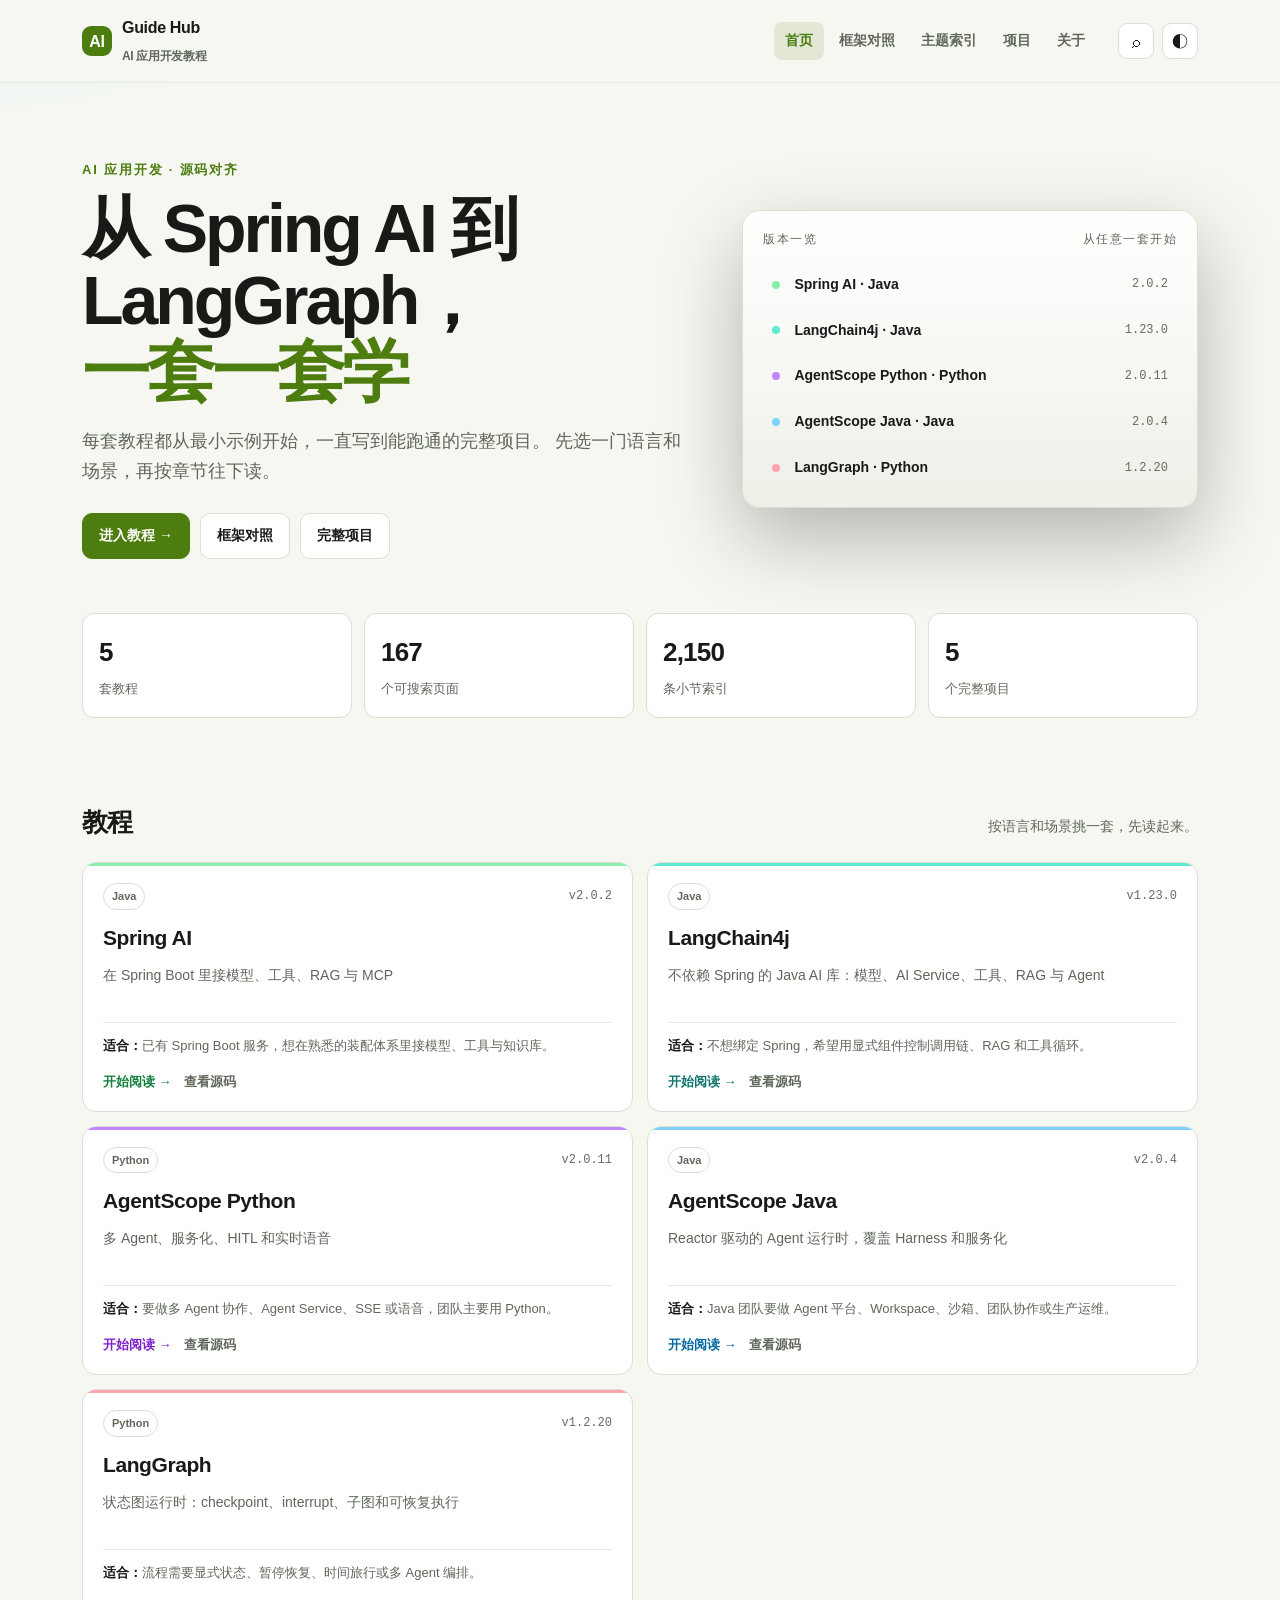
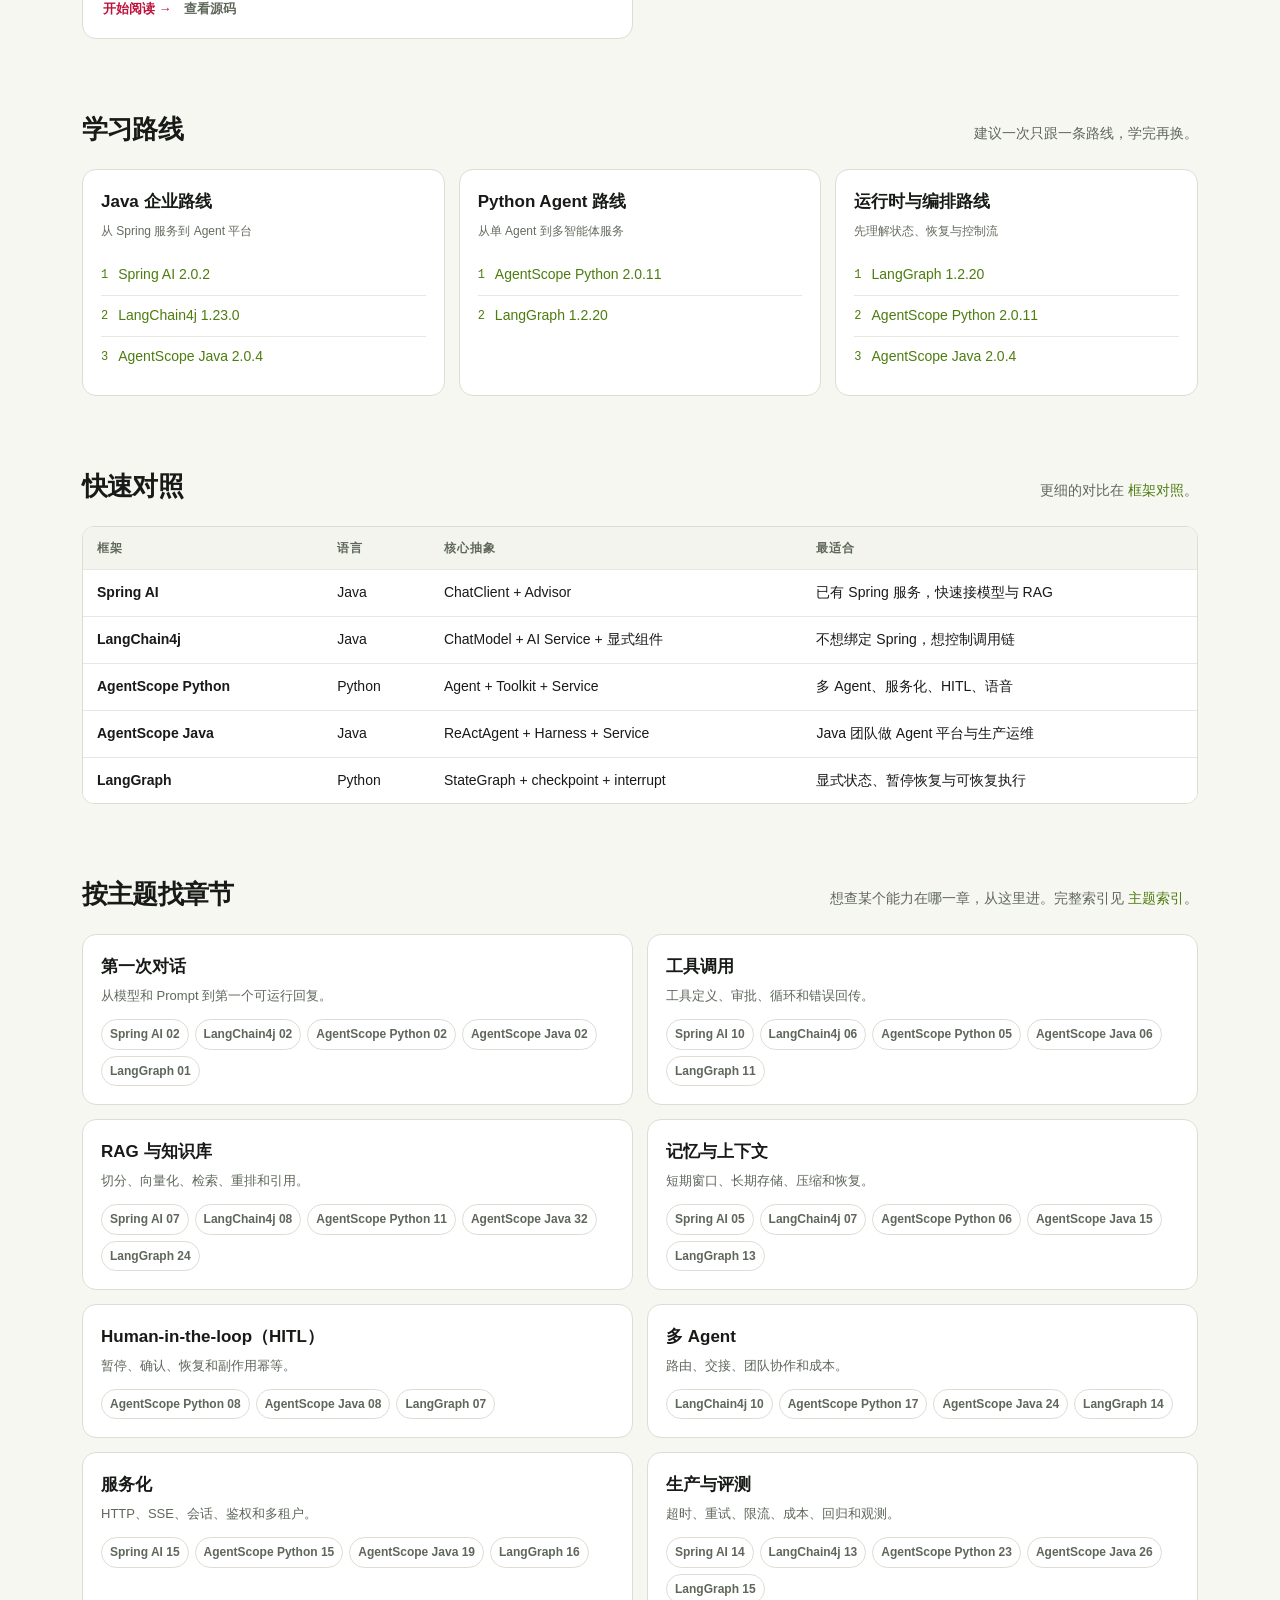
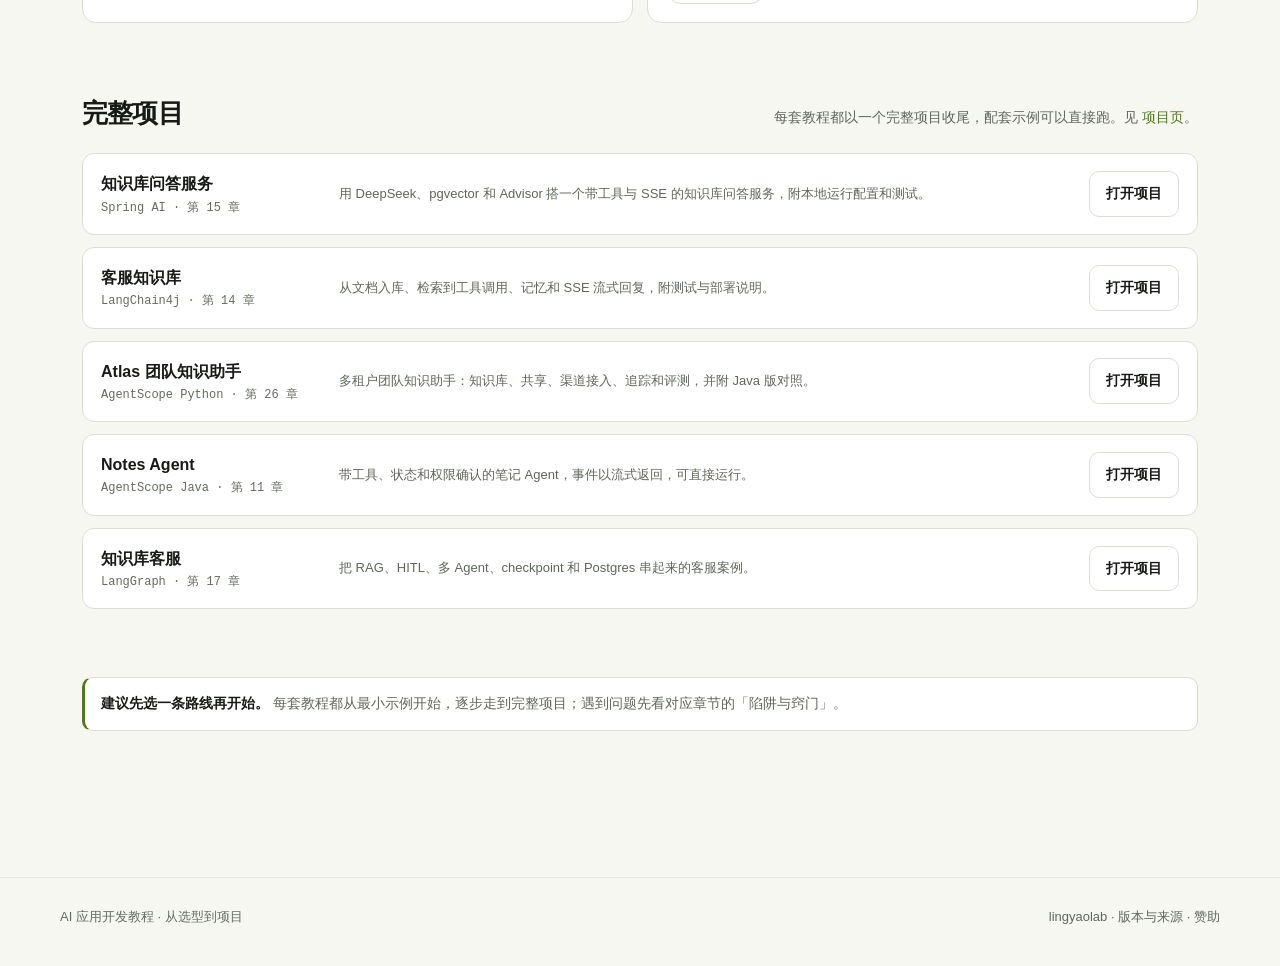
<file: index.html>
<!doctype html>
<html lang="zh-CN">
  <head>
    <meta charset="utf-8" />
    <meta name="viewport" content="width=device-width, initial-scale=1" />
    <meta name="robots" content="noindex" />
    <title>AI Guide Hub</title>
    <meta http-equiv="refresh" content="0; url=hub/index.html" />
    <link rel="icon" type="image/svg+xml" href="hub/assets/favicon.svg" />
    <script>location.replace("hub/index.html");</script>
  </head>
  <body>
    <p><a href="hub/index.html">进入 AI Guide Hub</a></p>
  </body>
</html>
</file>
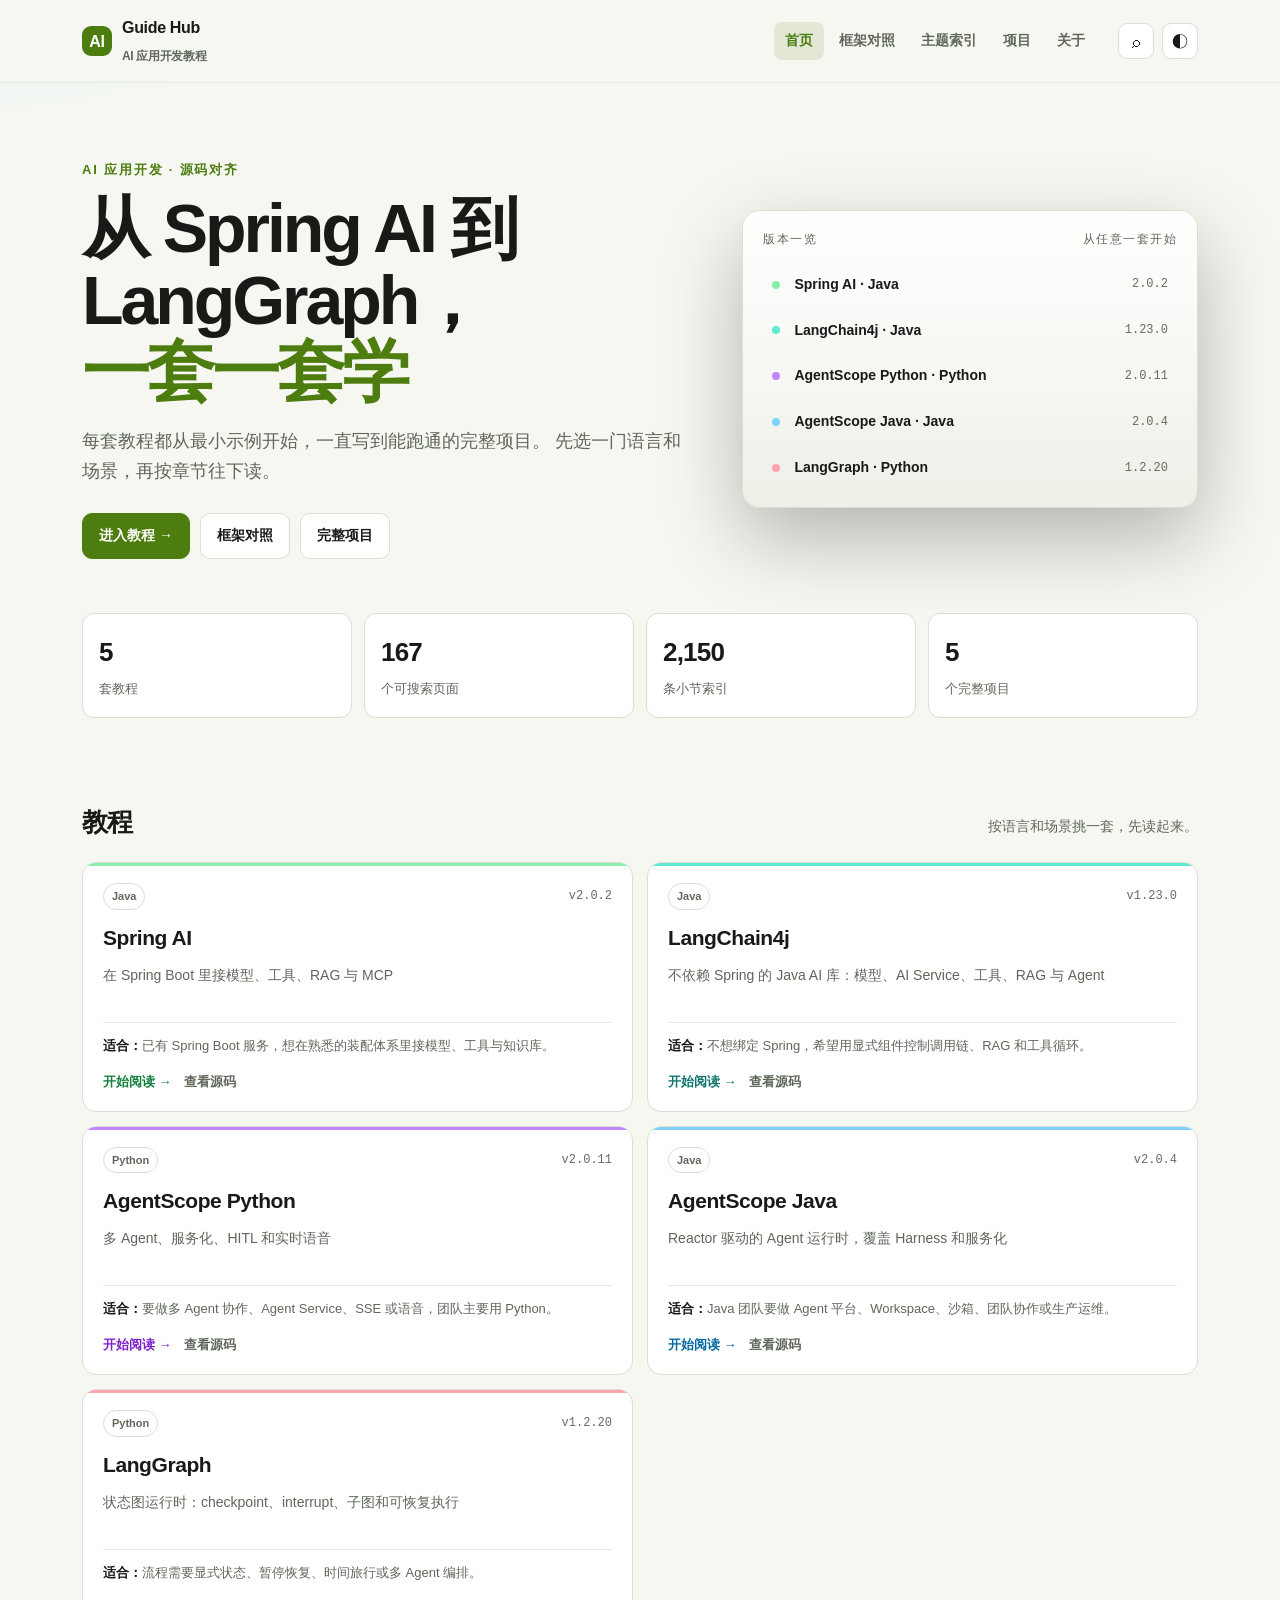
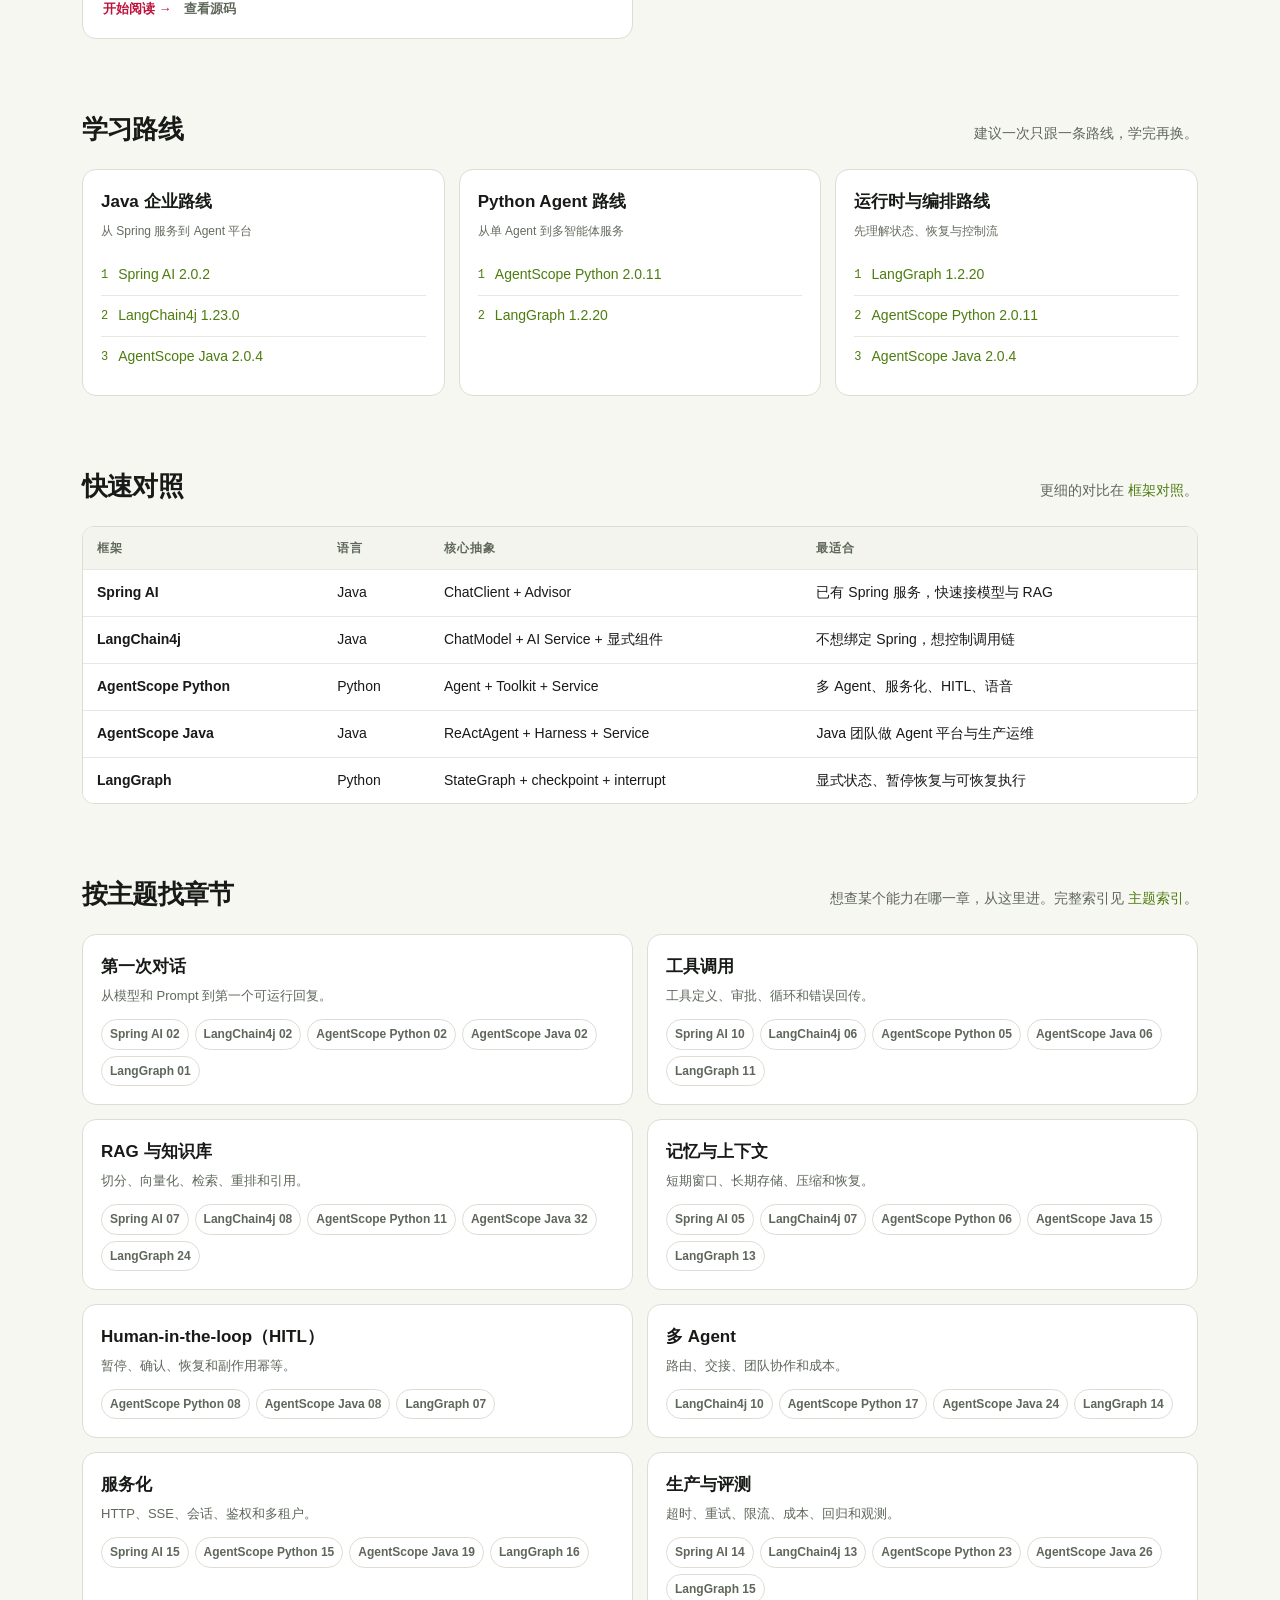
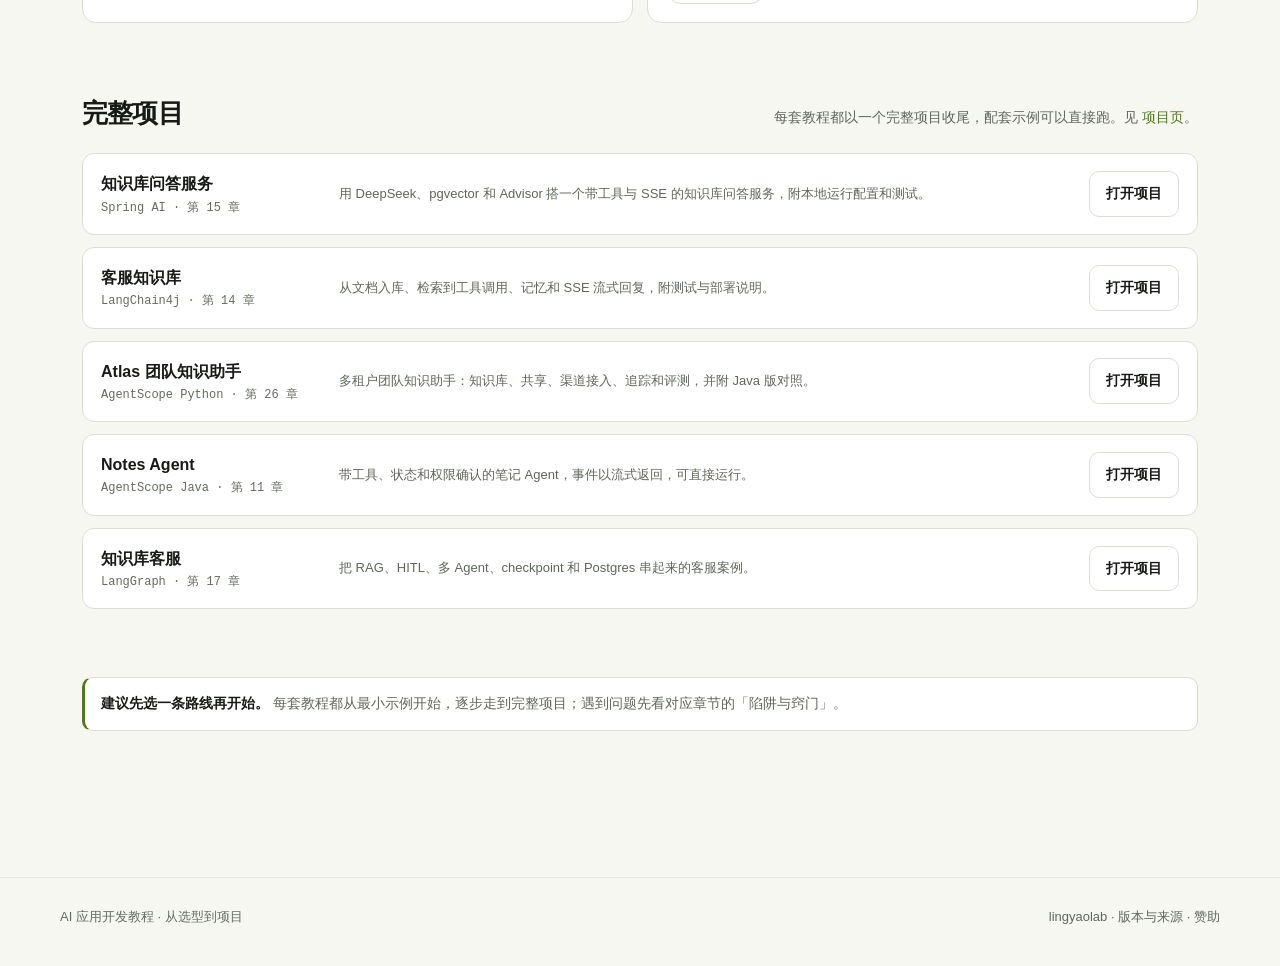
<file: hub/index.html>
<!doctype html>
<html lang="zh-CN" data-theme="light">
  <head>
    <meta charset="utf-8" />
    <meta name="viewport" content="width=device-width, initial-scale=1" />
    <script>
      /* theme-boot */
      (function () {
        try {
          var saved = localStorage.getItem("hub-theme-v2");
          if (saved === "dark" || saved === "light") document.documentElement.setAttribute("data-theme", saved);
        } catch (e) {}
      })();
    </script>
    <meta name="description" content="Spring AI、LangChain4j、AgentScope Python/Java、LangGraph 的完整教程：从最小示例讲到完整项目，附源码出处与可运行示例。" />
    <meta property="og:type" content="website" />
    <meta property="og:locale" content="zh_CN" />
    <meta property="og:site_name" content="AI Guide Hub" />
    <meta property="og:title" content="AI 应用开发教程 · AI Guide Hub" />
    <meta property="og:description" content="Spring AI、LangChain4j、AgentScope Python/Java、LangGraph 的完整教程：从最小示例讲到完整项目，附源码出处与可运行示例。" />
    <title>AI 应用开发教程 · AI Guide Hub</title>
    <link rel="icon" type="image/svg+xml" href="assets/favicon.svg" />
    <link rel="stylesheet" href="assets/hub.css" />
  </head>
  <body data-page="home">
    <a class="skip-link" href="#main">跳到正文</a>
    <header class="site-header">
      <div class="header-inner">
        <a class="brand" href="index.html">
          <span class="brand-mark">AI</span>
          <span>Guide Hub<br /><small>AI 应用开发教程</small></span>
        </a>
        <nav class="nav" id="site-nav" aria-label="主导航">
          <a data-nav="home" href="index.html">首页</a>
          <a data-nav="compare" href="compare.html">框架对照</a>
          <a data-nav="topics" href="topics.html">主题索引</a>
          <a data-nav="projects" href="projects.html">项目</a>
          <a data-nav="about" href="about.html">关于</a>
        </nav>
        <div class="header-tools">
          <button class="icon-btn" id="search-open" type="button" aria-label="搜索" title="搜索（/）">⌕</button>
          <button class="icon-btn" id="theme-toggle" type="button" aria-label="切换主题" title="切换主题">◐</button>
          <button class="icon-btn menu-btn" id="menu-toggle" type="button" aria-label="菜单" aria-controls="site-nav" aria-expanded="false">☰</button>
        </div>
      </div>
    </header>
    <main id="main">
      <section class="hero">
        <div>
          <div class="eyebrow">AI 应用开发 · 源码对齐</div>
          <h1>从 Spring AI 到 LangGraph，<br /><span>一套一套学</span></h1>
          <p>
            每套教程都从最小示例开始，一直写到能跑通的完整项目。
            先选一门语言和场景，再按章节往下读。
          </p>
          <div class="hero-actions">
            <a class="btn primary" href="#guides">进入教程 →</a>
            <a class="btn" href="compare.html">框架对照</a>
            <a class="btn" href="projects.html">完整项目</a>
          </div>
        </div>
        <aside class="matrix" aria-label="版本矩阵">
          <div class="matrix-head"><span>版本一览</span><span>从任意一套开始</span></div>
          <div id="matrix-rows"></div>
        </aside>
      </section>

      <section class="stats" aria-label="站点统计">
        <div class="stat"><b data-stat="guides">—</b><span>套教程</span></div>
        <div class="stat"><b data-stat="pages">—</b><span>个可搜索页面</span></div>
        <div class="stat"><b data-stat="sections">—</b><span>条小节索引</span></div>
        <div class="stat"><b data-stat="projects">—</b><span>个完整项目</span></div>
      </section>

      <noscript>
        <div class="callout noscript">
          <b>浏览器未启用 JavaScript。</b>
          教程入口仍可直接打开：
          <a href="/spring-ai/">Spring AI</a> ·
          <a href="/langchain4j/">LangChain4j</a> ·
          <a href="/agentscope-py/">AgentScope Python</a> ·
          <a href="/agentscope-java/">AgentScope Java</a> ·
          <a href="/langgraph/">LangGraph</a>
        </div>
      </noscript>

      <section class="section" id="guides">
        <div class="section-head">
          <h2>教程</h2>
          <p>按语言和场景挑一套，先读起来。</p>
        </div>
        <div class="guide-grid" id="guide-grid"></div>
      </section>

      <section class="section" id="paths">
        <div class="section-head">
          <h2>学习路线</h2>
          <p>建议一次只跟一条路线，学完再换。</p>
        </div>
        <div class="path-grid" id="path-grid"></div>
      </section>

      <section class="section" id="quick-compare">
        <div class="section-head">
          <h2>快速对照</h2>
          <p>更细的对比在 <a href="compare.html">框架对照</a>。</p>
        </div>
        <div class="table-wrap">
          <table>
            <thead><tr><th>框架</th><th>语言</th><th>核心抽象</th><th>最适合</th></tr></thead>
            <tbody>
              <tr><td><b>Spring AI</b></td><td>Java</td><td>ChatClient + Advisor</td><td>已有 Spring 服务，快速接模型与 RAG</td></tr>
              <tr><td><b>LangChain4j</b></td><td>Java</td><td>ChatModel + AI Service + 显式组件</td><td>不想绑定 Spring，想控制调用链</td></tr>
              <tr><td><b>AgentScope Python</b></td><td>Python</td><td>Agent + Toolkit + Service</td><td>多 Agent、服务化、HITL、语音</td></tr>
              <tr><td><b>AgentScope Java</b></td><td>Java</td><td>ReActAgent + Harness + Service</td><td>Java 团队做 Agent 平台与生产运维</td></tr>
              <tr><td><b>LangGraph</b></td><td>Python</td><td>StateGraph + checkpoint + interrupt</td><td>显式状态、暂停恢复与可恢复执行</td></tr>
            </tbody>
          </table>
        </div>
      </section>

      <section class="section" id="topics">
        <div class="section-head">
          <h2>按主题找章节</h2>
          <p>想查某个能力在哪一章，从这里进。完整索引见 <a href="topics.html">主题索引</a>。</p>
        </div>
        <div class="topic-grid" id="topic-grid"></div>
      </section>

      <section class="section" id="projects">
        <div class="section-head">
          <h2>完整项目</h2>
          <p>每套教程都以一个完整项目收尾，配套示例可以直接跑。见 <a href="projects.html">项目页</a>。</p>
        </div>
        <div class="project-list" id="project-list"></div>
      </section>

      <section class="section">
        <div class="callout">
          <b>建议先选一条路线再开始。</b>
          每套教程都从最小示例开始，逐步走到完整项目；遇到问题先看对应章节的「陷阱与窍门」。
        </div>
      </section>

    </main>
    <footer class="site-footer">
      <div class="footer-inner">
        <span>AI 应用开发教程 · 从选型到项目</span>
        <span>
          <a href="https://github.com/lingyaolab">lingyaolab</a> ·
          <a href="about.html">版本与来源</a> ·
          <a href="about.html#sponsor">赞助</a>
        </span>
      </div>
    </footer>
    <div class="search-wrap" id="search-wrap" aria-hidden="true">
      <div class="search-box" role="dialog" aria-modal="true" aria-label="跨站搜索">
        <input id="search-input" type="search" placeholder="搜索章节、概念或框架，例如 checkpoint / HITL / RAG" aria-label="搜索章节、概念或框架" aria-controls="search-results" autocomplete="off" />
        <div class="search-results" id="search-results"></div>
        <div style="display:flex;justify-content:space-between;gap:10px;margin-top:8px;color:var(--faint);font-size:12px">
          <span>Enter 打开第一个结果 · Esc 关闭</span>
          <button class="icon-btn" id="search-close" type="button" aria-label="关闭搜索">×</button>
        </div>
      </div>
    </div>
    <script src="assets/data.js"></script>
    <script src="assets/search-index.js"></script>
    <script src="assets/hub.js"></script>
  </body>
</html>
</file>
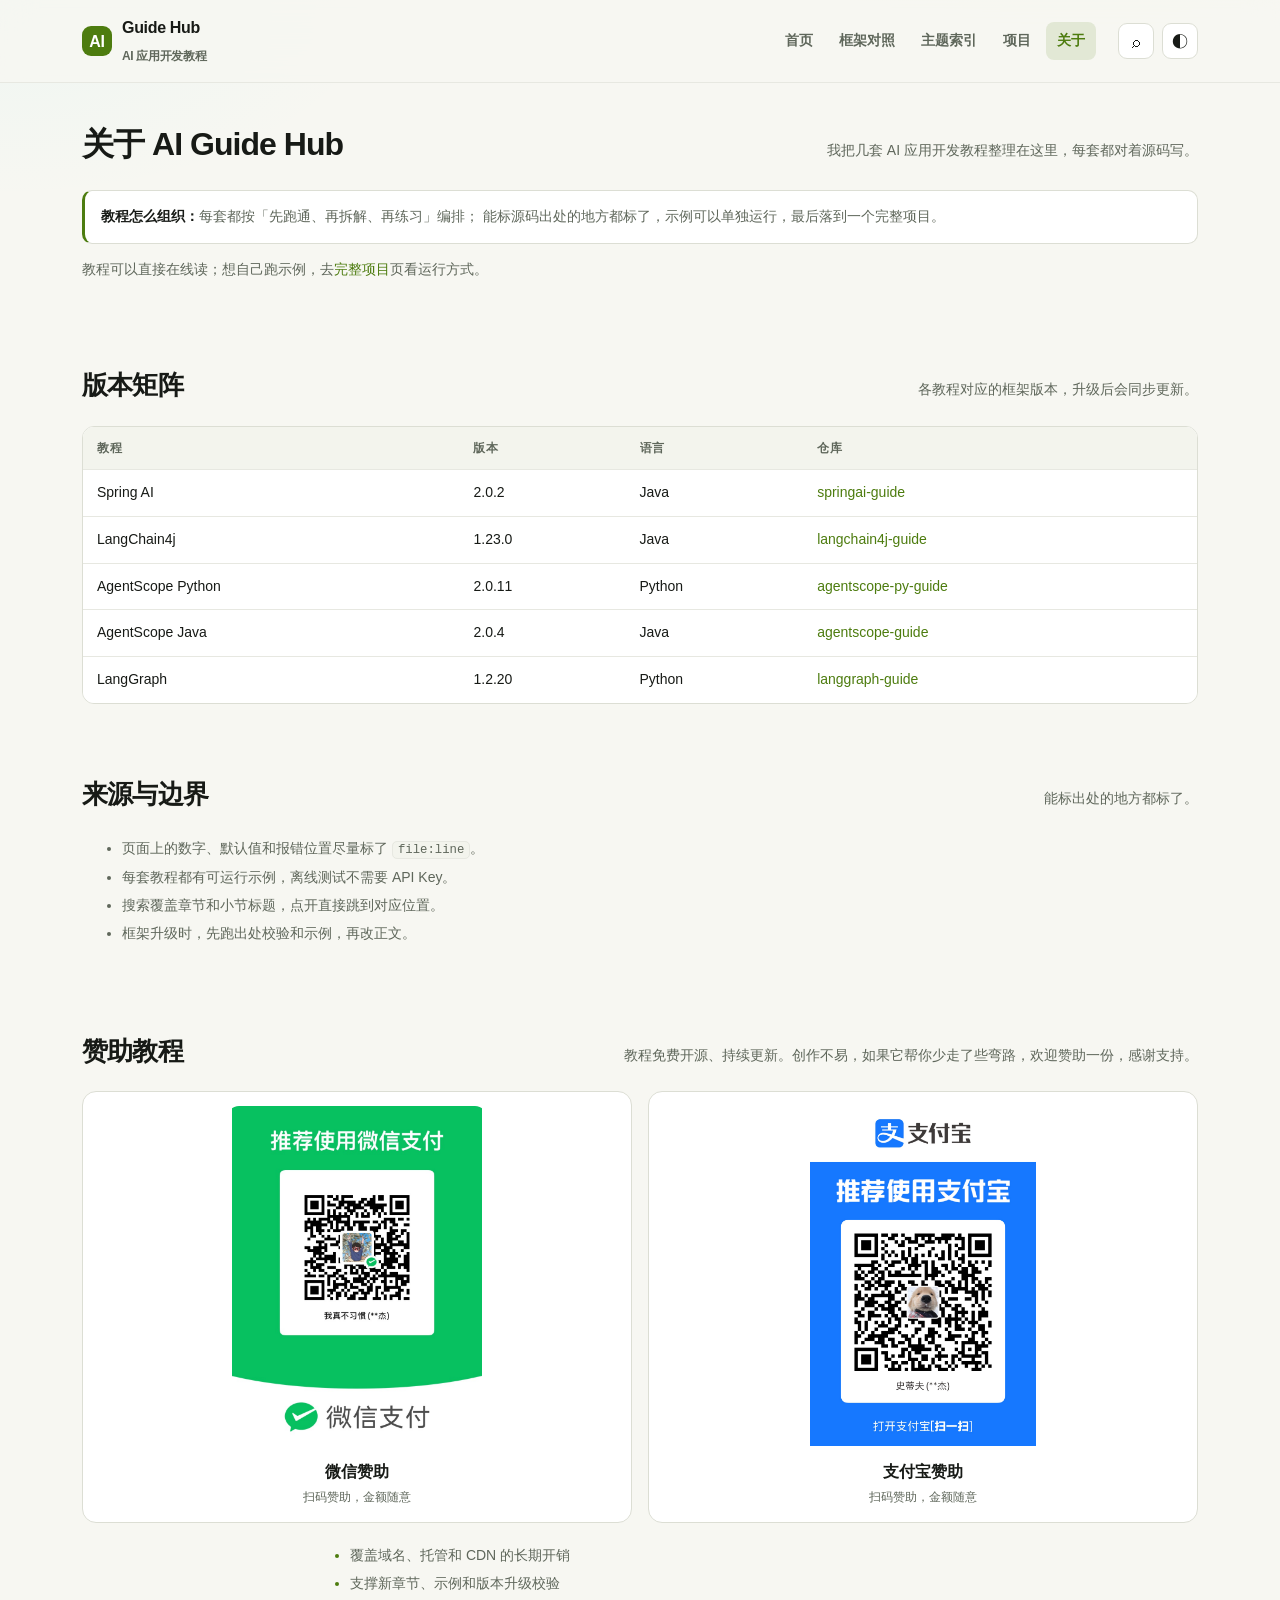
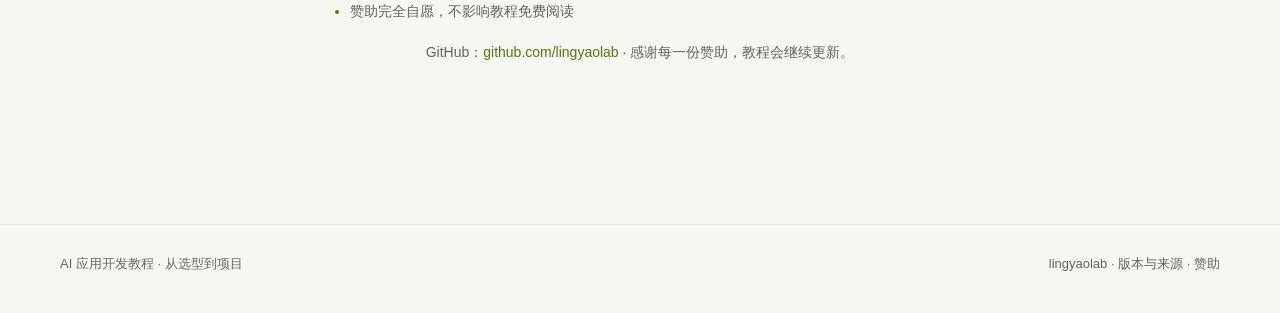
<file: hub/about.html>
<!doctype html>
<html lang="zh-CN" data-theme="light">
  <head>
    <meta charset="utf-8" />
    <meta name="viewport" content="width=device-width, initial-scale=1" />
    <script>
      /* theme-boot */
      (function () {
        try {
          var saved = localStorage.getItem("hub-theme-v2");
          if (saved === "dark" || saved === "light") document.documentElement.setAttribute("data-theme", saved);
        } catch (e) {}
      })();
    </script>
    <meta name="description" content="AI Guide Hub 的教程范围、版本矩阵、源码对齐原则和阅读方式。" />
    <meta property="og:type" content="website" />
    <meta property="og:locale" content="zh_CN" />
    <meta property="og:site_name" content="AI Guide Hub" />
    <meta property="og:title" content="关于：版本、来源与阅读方式 · AI Guide Hub" />
    <meta property="og:description" content="AI Guide Hub 的教程范围、版本矩阵、源码对齐原则和阅读方式。" />
    <title>关于：版本、来源与阅读方式 · AI Guide Hub</title>
    <link rel="icon" type="image/svg+xml" href="assets/favicon.svg" />
    <link rel="stylesheet" href="assets/hub.css" />
  </head>
  <body data-page="about">
    <a class="skip-link" href="#main">跳到正文</a>
    <header class="site-header">
      <div class="header-inner">
        <a class="brand" href="index.html">
          <span class="brand-mark">AI</span>
          <span>Guide Hub<br /><small>AI 应用开发教程</small></span>
        </a>
        <nav class="nav" id="site-nav" aria-label="主导航">
          <a data-nav="home" href="index.html">首页</a>
          <a data-nav="compare" href="compare.html">框架对照</a>
          <a data-nav="topics" href="topics.html">主题索引</a>
          <a data-nav="projects" href="projects.html">项目</a>
          <a data-nav="about" href="about.html">关于</a>
        </nav>
        <div class="header-tools">
          <button class="icon-btn" id="search-open" type="button" aria-label="搜索" title="搜索（/）">⌕</button>
          <button class="icon-btn" id="theme-toggle" type="button" aria-label="切换主题" title="切换主题">◐</button>
          <button class="icon-btn menu-btn" id="menu-toggle" type="button" aria-label="菜单" aria-controls="site-nav" aria-expanded="false">☰</button>
        </div>
      </div>
    </header>
    <main id="main">
      <section class="section">
        <div class="section-head"><h1>关于 AI Guide Hub</h1><p>我把几套 AI 应用开发教程整理在这里，每套都对着源码写。</p></div>
        <div class="callout">
          <b>教程怎么组织：</b>每套都按「先跑通、再拆解、再练习」编排；
          能标源码出处的地方都标了，示例可以单独运行，最后落到一个完整项目。
        </div>
        <p style="color:var(--muted);font-size:14px;margin-top:14px">
          教程可以直接在线读；想自己跑示例，去<a href="projects.html">完整项目</a>页看运行方式。
        </p>
      </section>

      <section class="section">
        <div class="section-head"><h2>版本矩阵</h2><p>各教程对应的框架版本，升级后会同步更新。</p></div>
        <div class="table-wrap">
          <table>
            <thead><tr><th>教程</th><th>版本</th><th>语言</th><th>仓库</th></tr></thead>
            <tbody>
              <tr><td>Spring AI</td><td>2.0.2</td><td>Java</td><td><a href="https://github.com/lingyaolab/springai-guide">springai-guide</a></td></tr>
              <tr><td>LangChain4j</td><td>1.23.0</td><td>Java</td><td><a href="https://github.com/lingyaolab/langchain4j-guide">langchain4j-guide</a></td></tr>
              <tr><td>AgentScope Python</td><td>2.0.11</td><td>Python</td><td><a href="https://github.com/lingyaolab/agentscope-py-guide">agentscope-py-guide</a></td></tr>
              <tr><td>AgentScope Java</td><td>2.0.4</td><td>Java</td><td><a href="https://github.com/lingyaolab/agentscope-guide">agentscope-guide</a></td></tr>
              <tr><td>LangGraph</td><td>1.2.20</td><td>Python</td><td><a href="https://github.com/lingyaolab/langgraph-guide">langgraph-guide</a></td></tr>
            </tbody>
          </table>
        </div>
      </section>

      <section class="section">
        <div class="section-head"><h2>来源与边界</h2><p>能标出处的地方都标了。</p></div>
        <ul style="color:var(--muted);font-size:14px;line-height:2">
          <li>页面上的数字、默认值和报错位置尽量标了 <code>file:line</code>。</li>
          <li>每套教程都有可运行示例，离线测试不需要 API Key。</li>
          <li>搜索覆盖章节和小节标题，点开直接跳到对应位置。</li>
          <li>框架升级时，先跑出处校验和示例，再改正文。</li>
        </ul>
      </section>

      <section class="section" id="sponsor">
        <div class="section-head">
          <h2>赞助教程</h2>
          <p>教程免费开源、持续更新。创作不易，如果它帮你少走了些弯路，欢迎赞助一份，感谢支持。</p>
        </div>
        <div class="support-grid">
          <article class="support-card">
            <img src="assets/support-wechat.jpg" alt="微信赞助码" />
            <h3>微信赞助</h3>
            <p>扫码赞助，金额随意</p>
          </article>
          <article class="support-card">
            <img src="assets/support-alipay.jpg" alt="支付宝赞助码" />
            <h3>支付宝赞助</h3>
            <p>扫码赞助，金额随意</p>
          </article>
        </div>
        <ul class="sponsor-use">
          <li>覆盖域名、托管和 CDN 的长期开销</li>
          <li>支撑新章节、示例和版本升级校验</li>
          <li>赞助完全自愿，不影响教程免费阅读</li>
        </ul>
        <p class="support-note">
          GitHub：<a href="https://github.com/lingyaolab">github.com/lingyaolab</a>
          · 感谢每一份赞助，教程会继续更新。
        </p>
      </section>

    </main>
    <footer class="site-footer">
      <div class="footer-inner">
        <span>AI 应用开发教程 · 从选型到项目</span>
        <span>
          <a href="https://github.com/lingyaolab">lingyaolab</a> ·
          <a href="about.html">版本与来源</a> ·
          <a href="about.html#sponsor">赞助</a>
        </span>
      </div>
    </footer>
    <div class="search-wrap" id="search-wrap" aria-hidden="true">
      <div class="search-box" role="dialog" aria-modal="true" aria-label="跨站搜索">
        <input id="search-input" type="search" placeholder="搜索章节、概念或框架，例如 checkpoint / HITL / RAG" aria-label="搜索章节、概念或框架" aria-controls="search-results" autocomplete="off" />
        <div class="search-results" id="search-results"></div>
        <div style="display:flex;justify-content:space-between;gap:10px;margin-top:8px;color:var(--faint);font-size:12px">
          <span>Enter 打开第一个结果 · Esc 关闭</span>
          <button class="icon-btn" id="search-close" type="button" aria-label="关闭搜索">×</button>
        </div>
      </div>
    </div>
    <script src="assets/data.js"></script>
    <script src="assets/search-index.js"></script>
    <script src="assets/hub.js"></script>
  </body>
</html>
</file>
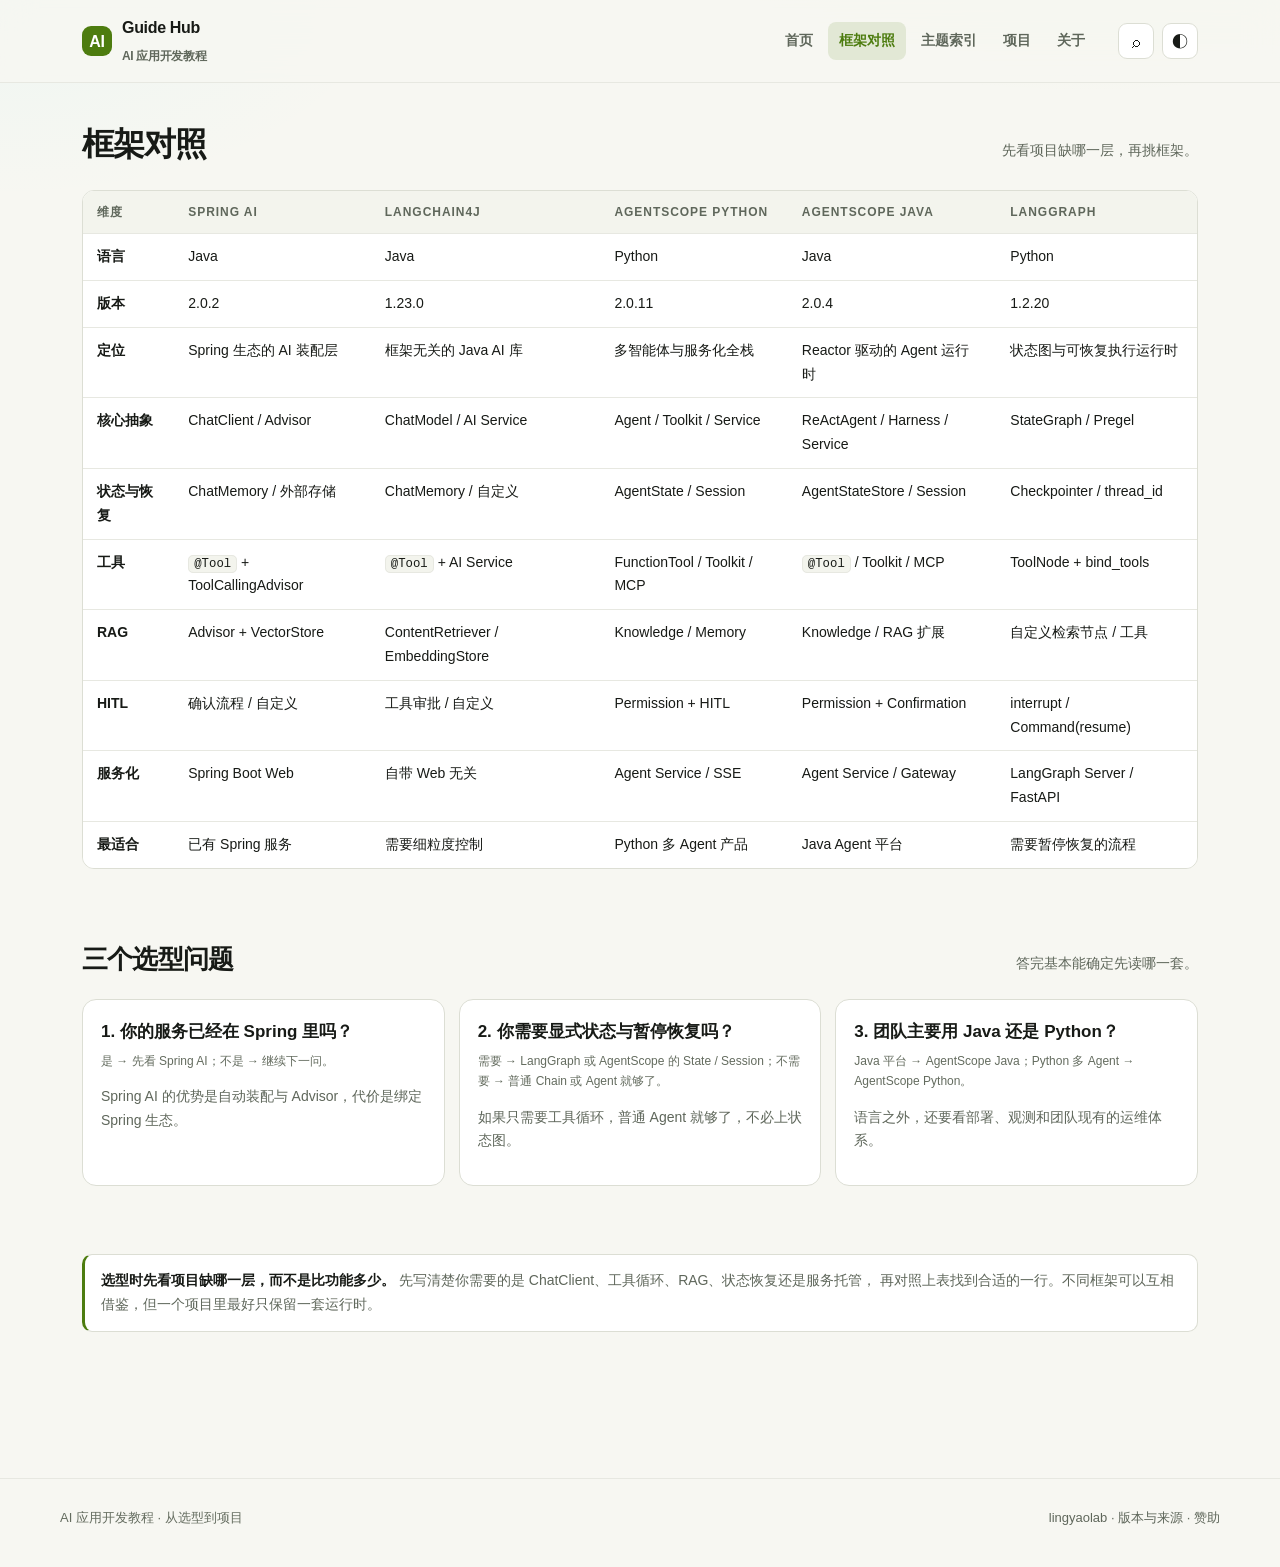
<file: hub/compare.html>
<!doctype html>
<html lang="zh-CN" data-theme="light">
  <head>
    <meta charset="utf-8" />
    <meta name="viewport" content="width=device-width, initial-scale=1" />
    <script>
      /* theme-boot */
      (function () {
        try {
          var saved = localStorage.getItem("hub-theme-v2");
          if (saved === "dark" || saved === "light") document.documentElement.setAttribute("data-theme", saved);
        } catch (e) {}
      })();
    </script>
    <meta name="description" content="对比 Spring AI、LangChain4j、AgentScope Python/Java 与 LangGraph 的定位、状态、工具、RAG、HITL 和服务化，帮你选一套合适的框架。" />
    <meta property="og:type" content="website" />
    <meta property="og:locale" content="zh_CN" />
    <meta property="og:site_name" content="AI Guide Hub" />
    <meta property="og:title" content="框架对照：选型与能力对比 · AI Guide Hub" />
    <meta property="og:description" content="对比 Spring AI、LangChain4j、AgentScope Python/Java 与 LangGraph 的定位、状态、工具、RAG、HITL 和服务化，帮你选一套合适的框架。" />
    <title>框架对照：选型与能力对比 · AI Guide Hub</title>
    <link rel="icon" type="image/svg+xml" href="assets/favicon.svg" />
    <link rel="stylesheet" href="assets/hub.css" />
  </head>
  <body data-page="compare">
    <a class="skip-link" href="#main">跳到正文</a>
    <header class="site-header">
      <div class="header-inner">
        <a class="brand" href="index.html">
          <span class="brand-mark">AI</span>
          <span>Guide Hub<br /><small>AI 应用开发教程</small></span>
        </a>
        <nav class="nav" id="site-nav" aria-label="主导航">
          <a data-nav="home" href="index.html">首页</a>
          <a data-nav="compare" href="compare.html">框架对照</a>
          <a data-nav="topics" href="topics.html">主题索引</a>
          <a data-nav="projects" href="projects.html">项目</a>
          <a data-nav="about" href="about.html">关于</a>
        </nav>
        <div class="header-tools">
          <button class="icon-btn" id="search-open" type="button" aria-label="搜索" title="搜索（/）">⌕</button>
          <button class="icon-btn" id="theme-toggle" type="button" aria-label="切换主题" title="切换主题">◐</button>
          <button class="icon-btn menu-btn" id="menu-toggle" type="button" aria-label="菜单" aria-controls="site-nav" aria-expanded="false">☰</button>
        </div>
      </div>
    </header>
    <main id="main">
      <section class="section">
        <div class="section-head">
          <h1>框架对照</h1>
          <p>先看项目缺哪一层，再挑框架。</p>
        </div>
        <div class="table-wrap">
          <table>
            <thead><tr><th>维度</th><th>Spring AI</th><th>LangChain4j</th><th>AgentScope Python</th><th>AgentScope Java</th><th>LangGraph</th></tr></thead>
            <tbody>
              <tr><td><b>语言</b></td><td>Java</td><td>Java</td><td>Python</td><td>Java</td><td>Python</td></tr>
              <tr><td><b>版本</b></td><td>2.0.2</td><td>1.23.0</td><td>2.0.11</td><td>2.0.4</td><td>1.2.20</td></tr>
              <tr><td><b>定位</b></td><td>Spring 生态的 AI 装配层</td><td>框架无关的 Java AI 库</td><td>多智能体与服务化全栈</td><td>Reactor 驱动的 Agent 运行时</td><td>状态图与可恢复执行运行时</td></tr>
              <tr><td><b>核心抽象</b></td><td>ChatClient / Advisor</td><td>ChatModel / AI Service</td><td>Agent / Toolkit / Service</td><td>ReActAgent / Harness / Service</td><td>StateGraph / Pregel</td></tr>
              <tr><td><b>状态与恢复</b></td><td>ChatMemory / 外部存储</td><td>ChatMemory / 自定义</td><td>AgentState / Session</td><td>AgentStateStore / Session</td><td>Checkpointer / thread_id</td></tr>
              <tr><td><b>工具</b></td><td><code>@Tool</code> + ToolCallingAdvisor</td><td><code>@Tool</code> + AI Service</td><td>FunctionTool / Toolkit / MCP</td><td><code>@Tool</code> / Toolkit / MCP</td><td>ToolNode + bind_tools</td></tr>
              <tr><td><b>RAG</b></td><td>Advisor + VectorStore</td><td>ContentRetriever / EmbeddingStore</td><td>Knowledge / Memory</td><td>Knowledge / RAG 扩展</td><td>自定义检索节点 / 工具</td></tr>
              <tr><td><b>HITL</b></td><td>确认流程 / 自定义</td><td>工具审批 / 自定义</td><td>Permission + HITL</td><td>Permission + Confirmation</td><td>interrupt / Command(resume)</td></tr>
              <tr><td><b>服务化</b></td><td>Spring Boot Web</td><td>自带 Web 无关</td><td>Agent Service / SSE</td><td>Agent Service / Gateway</td><td>LangGraph Server / FastAPI</td></tr>
              <tr><td><b>最适合</b></td><td>已有 Spring 服务</td><td>需要细粒度控制</td><td>Python 多 Agent 产品</td><td>Java Agent 平台</td><td>需要暂停恢复的流程</td></tr>
            </tbody>
          </table>
        </div>
      </section>

      <section class="section">
        <div class="section-head"><h2>三个选型问题</h2><p>答完基本能确定先读哪一套。</p></div>
        <div class="path-grid">
          <article class="path-card">
            <h3>1. 你的服务已经在 Spring 里吗？</h3>
            <div class="path-note">是 → 先看 Spring AI；不是 → 继续下一问。</div>
            <p style="color:var(--muted);font-size:14px">Spring AI 的优势是自动装配与 Advisor，代价是绑定 Spring 生态。</p>
          </article>
          <article class="path-card">
            <h3>2. 你需要显式状态与暂停恢复吗？</h3>
            <div class="path-note">需要 → LangGraph 或 AgentScope 的 State / Session；不需要 → 普通 Chain 或 Agent 就够了。</div>
            <p style="color:var(--muted);font-size:14px">如果只需要工具循环，普通 Agent 就够了，不必上状态图。</p>
          </article>
          <article class="path-card">
            <h3>3. 团队主要用 Java 还是 Python？</h3>
            <div class="path-note">Java 平台 → AgentScope Java；Python 多 Agent → AgentScope Python。</div>
            <p style="color:var(--muted);font-size:14px">语言之外，还要看部署、观测和团队现有的运维体系。</p>
          </article>
        </div>
      </section>

      <section class="section">
        <div class="callout">
          <b>选型时先看项目缺哪一层，而不是比功能多少。</b>
          先写清楚你需要的是 ChatClient、工具循环、RAG、状态恢复还是服务托管，
          再对照上表找到合适的一行。不同框架可以互相借鉴，但一个项目里最好只保留一套运行时。
        </div>
      </section>

    </main>
    <footer class="site-footer">
      <div class="footer-inner">
        <span>AI 应用开发教程 · 从选型到项目</span>
        <span>
          <a href="https://github.com/lingyaolab">lingyaolab</a> ·
          <a href="about.html">版本与来源</a> ·
          <a href="about.html#sponsor">赞助</a>
        </span>
      </div>
    </footer>
    <div class="search-wrap" id="search-wrap" aria-hidden="true">
      <div class="search-box" role="dialog" aria-modal="true" aria-label="跨站搜索">
        <input id="search-input" type="search" placeholder="搜索章节、概念或框架，例如 checkpoint / HITL / RAG" aria-label="搜索章节、概念或框架" aria-controls="search-results" autocomplete="off" />
        <div class="search-results" id="search-results"></div>
        <div style="display:flex;justify-content:space-between;gap:10px;margin-top:8px;color:var(--faint);font-size:12px">
          <span>Enter 打开第一个结果 · Esc 关闭</span>
          <button class="icon-btn" id="search-close" type="button" aria-label="关闭搜索">×</button>
        </div>
      </div>
    </div>
    <script src="assets/data.js"></script>
    <script src="assets/search-index.js"></script>
    <script src="assets/hub.js"></script>
  </body>
</html>
</file>
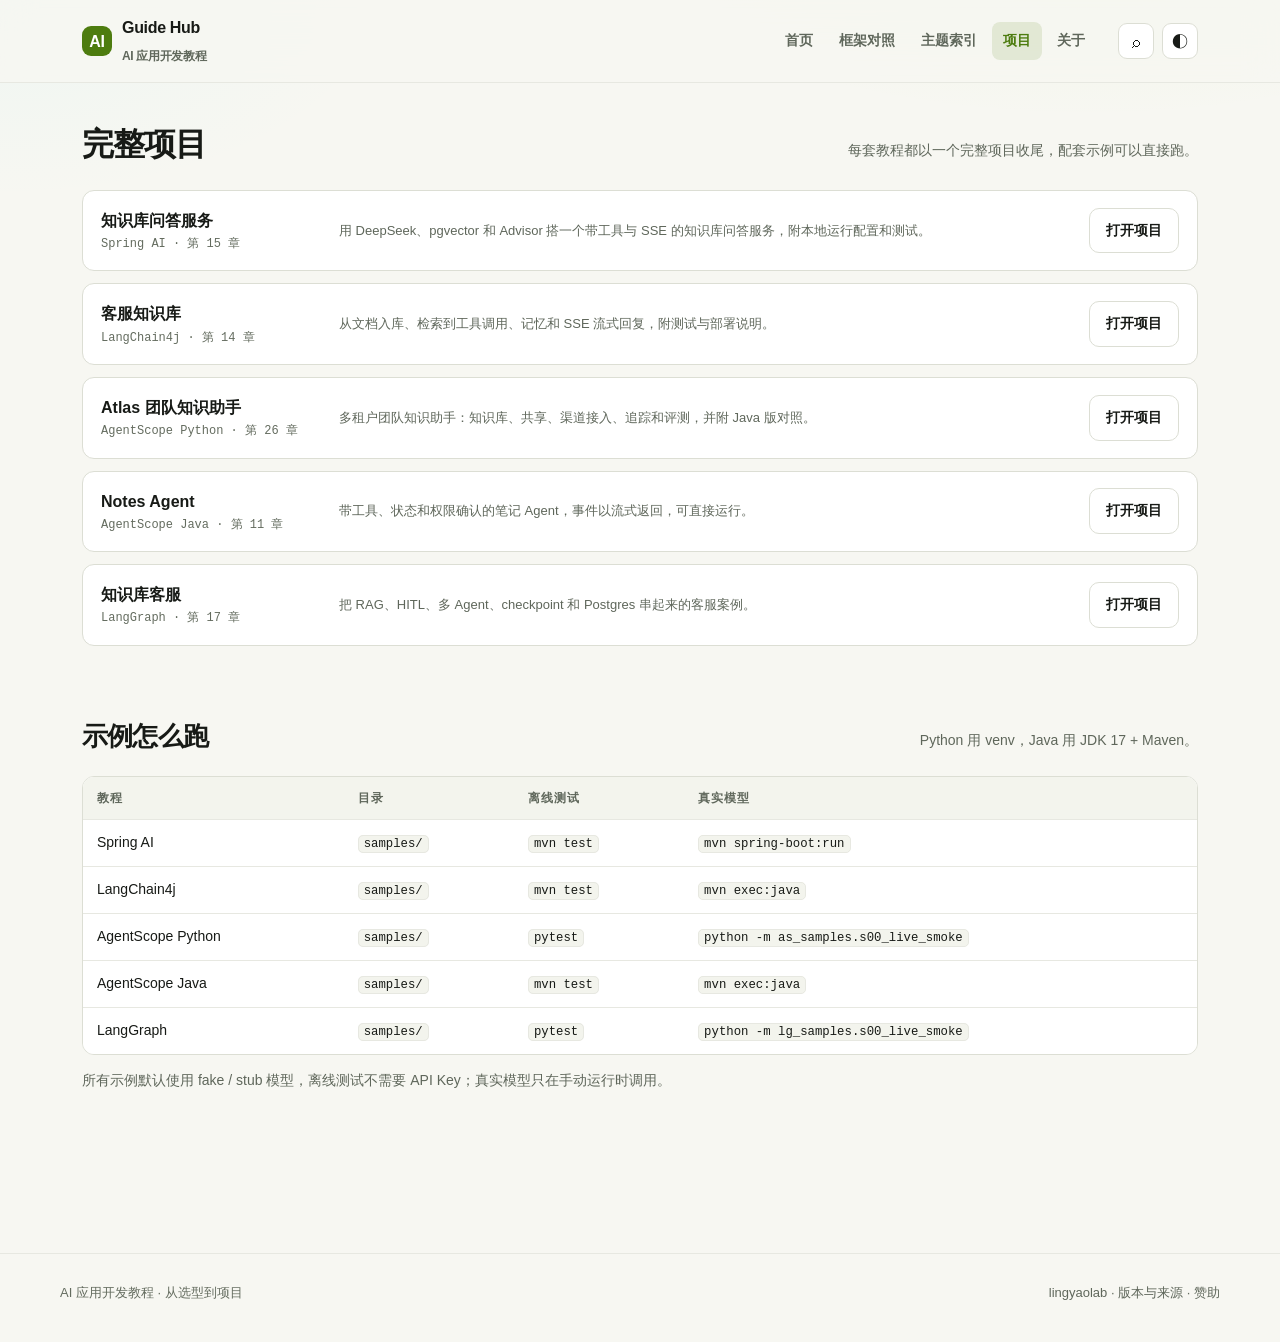
<file: hub/projects.html>
<!doctype html>
<html lang="zh-CN" data-theme="light">
  <head>
    <meta charset="utf-8" />
    <meta name="viewport" content="width=device-width, initial-scale=1" />
    <script>
      /* theme-boot */
      (function () {
        try {
          var saved = localStorage.getItem("hub-theme-v2");
          if (saved === "dark" || saved === "light") document.documentElement.setAttribute("data-theme", saved);
        } catch (e) {}
      })();
    </script>
    <meta name="description" content="每套教程的完整项目、章节入口和示例运行方式。" />
    <meta property="og:type" content="website" />
    <meta property="og:locale" content="zh_CN" />
    <meta property="og:site_name" content="AI Guide Hub" />
    <meta property="og:title" content="完整项目：可运行案例与示例 · AI Guide Hub" />
    <meta property="og:description" content="每套教程的完整项目、章节入口和示例运行方式。" />
    <title>完整项目：可运行案例与示例 · AI Guide Hub</title>
    <link rel="icon" type="image/svg+xml" href="assets/favicon.svg" />
    <link rel="stylesheet" href="assets/hub.css" />
  </head>
  <body data-page="projects">
    <a class="skip-link" href="#main">跳到正文</a>
    <header class="site-header">
      <div class="header-inner">
        <a class="brand" href="index.html">
          <span class="brand-mark">AI</span>
          <span>Guide Hub<br /><small>AI 应用开发教程</small></span>
        </a>
        <nav class="nav" id="site-nav" aria-label="主导航">
          <a data-nav="home" href="index.html">首页</a>
          <a data-nav="compare" href="compare.html">框架对照</a>
          <a data-nav="topics" href="topics.html">主题索引</a>
          <a data-nav="projects" href="projects.html">项目</a>
          <a data-nav="about" href="about.html">关于</a>
        </nav>
        <div class="header-tools">
          <button class="icon-btn" id="search-open" type="button" aria-label="搜索" title="搜索（/）">⌕</button>
          <button class="icon-btn" id="theme-toggle" type="button" aria-label="切换主题" title="切换主题">◐</button>
          <button class="icon-btn menu-btn" id="menu-toggle" type="button" aria-label="菜单" aria-controls="site-nav" aria-expanded="false">☰</button>
        </div>
      </div>
    </header>
    <main id="main">
      <section class="section">
        <div class="section-head">
          <h1>完整项目</h1>
          <p>每套教程都以一个完整项目收尾，配套示例可以直接跑。</p>
        </div>
        <noscript>
          <div class="callout noscript">
            <b>浏览器未启用 JavaScript。</b>
            项目列表需要脚本渲染；可直接进入教程：
          <a href="/spring-ai/">Spring AI</a> ·
          <a href="/langchain4j/">LangChain4j</a> ·
          <a href="/agentscope-py/">AgentScope Python</a> ·
          <a href="/agentscope-java/">AgentScope Java</a> ·
          <a href="/langgraph/">LangGraph</a>
          </div>
        </noscript>
        <div class="project-list" id="project-list"></div>
      </section>

      <section class="section">
        <div class="section-head"><h2>示例怎么跑</h2><p>Python 用 venv，Java 用 JDK 17 + Maven。</p></div>
        <div class="table-wrap">
          <table>
            <thead><tr><th>教程</th><th>目录</th><th>离线测试</th><th>真实模型</th></tr></thead>
            <tbody>
              <tr><td>Spring AI</td><td><code>samples/</code></td><td><code>mvn test</code></td><td><code>mvn spring-boot:run</code></td></tr>
              <tr><td>LangChain4j</td><td><code>samples/</code></td><td><code>mvn test</code></td><td><code>mvn exec:java</code></td></tr>
              <tr><td>AgentScope Python</td><td><code>samples/</code></td><td><code>pytest</code></td><td><code>python -m as_samples.s00_live_smoke</code></td></tr>
              <tr><td>AgentScope Java</td><td><code>samples/</code></td><td><code>mvn test</code></td><td><code>mvn exec:java</code></td></tr>
              <tr><td>LangGraph</td><td><code>samples/</code></td><td><code>pytest</code></td><td><code>python -m lg_samples.s00_live_smoke</code></td></tr>
            </tbody>
          </table>
        </div>
        <p style="color:var(--muted);font-size:14px;margin-top:14px">
          所有示例默认使用 fake / stub 模型，离线测试不需要 API Key；真实模型只在手动运行时调用。
        </p>
      </section>

    </main>
    <footer class="site-footer">
      <div class="footer-inner">
        <span>AI 应用开发教程 · 从选型到项目</span>
        <span>
          <a href="https://github.com/lingyaolab">lingyaolab</a> ·
          <a href="about.html">版本与来源</a> ·
          <a href="about.html#sponsor">赞助</a>
        </span>
      </div>
    </footer>
    <div class="search-wrap" id="search-wrap" aria-hidden="true">
      <div class="search-box" role="dialog" aria-modal="true" aria-label="跨站搜索">
        <input id="search-input" type="search" placeholder="搜索章节、概念或框架，例如 checkpoint / HITL / RAG" aria-label="搜索章节、概念或框架" aria-controls="search-results" autocomplete="off" />
        <div class="search-results" id="search-results"></div>
        <div style="display:flex;justify-content:space-between;gap:10px;margin-top:8px;color:var(--faint);font-size:12px">
          <span>Enter 打开第一个结果 · Esc 关闭</span>
          <button class="icon-btn" id="search-close" type="button" aria-label="关闭搜索">×</button>
        </div>
      </div>
    </div>
    <script src="assets/data.js"></script>
    <script src="assets/search-index.js"></script>
    <script src="assets/hub.js"></script>
  </body>
</html>
</file>
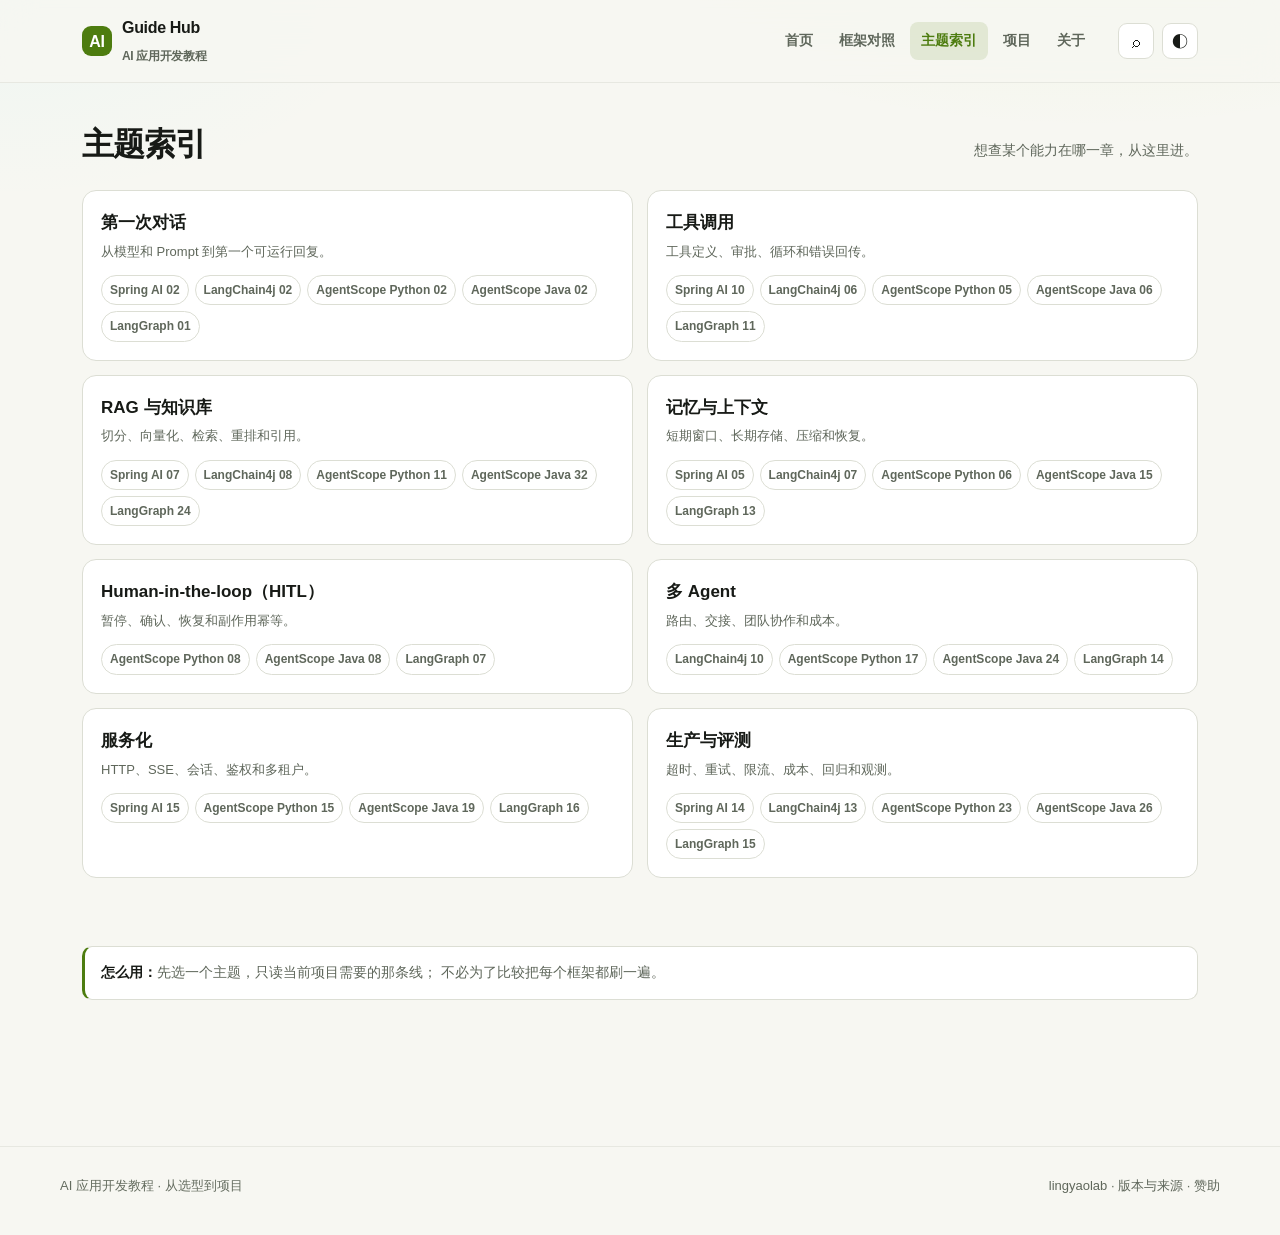
<file: hub/topics.html>
<!doctype html>
<html lang="zh-CN" data-theme="light">
  <head>
    <meta charset="utf-8" />
    <meta name="viewport" content="width=device-width, initial-scale=1" />
    <script>
      /* theme-boot */
      (function () {
        try {
          var saved = localStorage.getItem("hub-theme-v2");
          if (saved === "dark" || saved === "light") document.documentElement.setAttribute("data-theme", saved);
        } catch (e) {}
      })();
    </script>
    <meta name="description" content="按第一次对话、工具、RAG、记忆、HITL、多 Agent、服务化和评测，找到各框架对应的章节。" />
    <meta property="og:type" content="website" />
    <meta property="og:locale" content="zh_CN" />
    <meta property="og:site_name" content="AI Guide Hub" />
    <meta property="og:title" content="主题索引：按能力找章节 · AI Guide Hub" />
    <meta property="og:description" content="按第一次对话、工具、RAG、记忆、HITL、多 Agent、服务化和评测，找到各框架对应的章节。" />
    <title>主题索引：按能力找章节 · AI Guide Hub</title>
    <link rel="icon" type="image/svg+xml" href="assets/favicon.svg" />
    <link rel="stylesheet" href="assets/hub.css" />
  </head>
  <body data-page="topics">
    <a class="skip-link" href="#main">跳到正文</a>
    <header class="site-header">
      <div class="header-inner">
        <a class="brand" href="index.html">
          <span class="brand-mark">AI</span>
          <span>Guide Hub<br /><small>AI 应用开发教程</small></span>
        </a>
        <nav class="nav" id="site-nav" aria-label="主导航">
          <a data-nav="home" href="index.html">首页</a>
          <a data-nav="compare" href="compare.html">框架对照</a>
          <a data-nav="topics" href="topics.html">主题索引</a>
          <a data-nav="projects" href="projects.html">项目</a>
          <a data-nav="about" href="about.html">关于</a>
        </nav>
        <div class="header-tools">
          <button class="icon-btn" id="search-open" type="button" aria-label="搜索" title="搜索（/）">⌕</button>
          <button class="icon-btn" id="theme-toggle" type="button" aria-label="切换主题" title="切换主题">◐</button>
          <button class="icon-btn menu-btn" id="menu-toggle" type="button" aria-label="菜单" aria-controls="site-nav" aria-expanded="false">☰</button>
        </div>
      </div>
    </header>
    <main id="main">
      <section class="section">
        <div class="section-head">
          <h1>主题索引</h1>
          <p>想查某个能力在哪一章，从这里进。</p>
        </div>
        <noscript>
          <div class="callout noscript">
            <b>浏览器未启用 JavaScript。</b>
            主题索引需要脚本渲染；可直接进入教程：
          <a href="/spring-ai/">Spring AI</a> ·
          <a href="/langchain4j/">LangChain4j</a> ·
          <a href="/agentscope-py/">AgentScope Python</a> ·
          <a href="/agentscope-java/">AgentScope Java</a> ·
          <a href="/langgraph/">LangGraph</a>
          </div>
        </noscript>
        <div class="topic-grid" id="topic-grid"></div>
      </section>
      <section class="section">
        <div class="callout">
          <b>怎么用：</b>先选一个主题，只读当前项目需要的那条线；
          不必为了比较把每个框架都刷一遍。
        </div>
      </section>

    </main>
    <footer class="site-footer">
      <div class="footer-inner">
        <span>AI 应用开发教程 · 从选型到项目</span>
        <span>
          <a href="https://github.com/lingyaolab">lingyaolab</a> ·
          <a href="about.html">版本与来源</a> ·
          <a href="about.html#sponsor">赞助</a>
        </span>
      </div>
    </footer>
    <div class="search-wrap" id="search-wrap" aria-hidden="true">
      <div class="search-box" role="dialog" aria-modal="true" aria-label="跨站搜索">
        <input id="search-input" type="search" placeholder="搜索章节、概念或框架，例如 checkpoint / HITL / RAG" aria-label="搜索章节、概念或框架" aria-controls="search-results" autocomplete="off" />
        <div class="search-results" id="search-results"></div>
        <div style="display:flex;justify-content:space-between;gap:10px;margin-top:8px;color:var(--faint);font-size:12px">
          <span>Enter 打开第一个结果 · Esc 关闭</span>
          <button class="icon-btn" id="search-close" type="button" aria-label="关闭搜索">×</button>
        </div>
      </div>
    </div>
    <script src="assets/data.js"></script>
    <script src="assets/search-index.js"></script>
    <script src="assets/hub.js"></script>
  </body>
</html>
</file>
<file: hub/assets/hub.css>
/* AI Guide Hub — charcoal + lime portal */
:root {
  color-scheme: dark;
  --bg: #0b0d10;
  --bg-soft: #101318;
  --panel: #14181e;
  --panel-2: #1a1f26;
  --line: #2a313a;
  --line-soft: #20262e;
  --ink: #f3f6f9;
  --muted: #9aa6b5;
  --faint: #7d8998;
  --accent: #a3e635;
  --accent-ink: #101408;
  --cyan: #67e8f9;
  --radius: 14px;
  --max: 1160px;
  --mono: "SFMono-Regular", Consolas, "Liberation Mono", Menlo, monospace;
}

html[data-theme="light"] {
  color-scheme: light;
  --bg: #f7f7f2;
  --bg-soft: #efefe8;
  --panel: #ffffff;
  --panel-2: #f3f4ed;
  --line: #dcded4;
  --line-soft: #e7e8e1;
  --ink: #171a16;
  --muted: #5f675b;
  --faint: #646c5f;
  --accent: #4d7c0f;
  --accent-ink: #ffffff;
  --cyan: #0e7490;
}

* { box-sizing: border-box; }
html { scroll-behavior: smooth; scroll-padding-top: 92px; }
body {
  margin: 0;
  background:
    radial-gradient(900px 420px at 85% -10%, rgba(163, 230, 53, 0.09), transparent 60%),
    radial-gradient(700px 360px at 0% 0%, rgba(103, 232, 249, 0.06), transparent 55%),
    var(--bg);
  color: var(--ink);
  font-family: -apple-system, BlinkMacSystemFont, "Segoe UI", "PingFang SC", "Hiragino Sans GB", "Microsoft YaHei", Arial, sans-serif;
  font-size: 16px;
  line-height: 1.7;
  -webkit-font-smoothing: antialiased;
}
a { color: var(--accent); text-decoration: none; }
a:hover { text-decoration: underline; }
button, input { font: inherit; }
code, pre { font-family: var(--mono); }

.skip-link {
  position: fixed; left: 12px; top: 8px; z-index: 100;
  padding: 8px 12px; border-radius: 8px;
  background: var(--accent); color: var(--accent-ink); font-weight: 700;
  transform: translateY(-160%);
}
.skip-link:focus { transform: none; }

.site-header {
  position: sticky; top: 0; z-index: 40;
  backdrop-filter: blur(16px);
  background: color-mix(in srgb, var(--bg) 82%, transparent);
  border-bottom: 1px solid var(--line-soft);
}
.header-inner {
  max-width: var(--max); margin: 0 auto; padding: 14px 22px;
  display: flex; align-items: center; gap: 22px;
}
.brand { display: flex; align-items: center; gap: 10px; color: var(--ink); font-weight: 800; letter-spacing: -0.02em; }
.brand:hover { text-decoration: none; }
.brand-mark {
  width: 30px; height: 30px; border-radius: 9px;
  background: var(--accent); color: var(--accent-ink);
  display: grid; place-items: center; font-size: 16px; font-weight: 900;
}
.brand small { color: var(--muted); font-weight: 600; font-size: 12px; }
.nav { display: flex; gap: 4px; margin-left: auto; }
.nav a {
  color: var(--muted); padding: 7px 11px; border-radius: 8px; font-size: 14px; font-weight: 600;
}
.nav a:hover { color: var(--ink); background: var(--panel-2); text-decoration: none; }
.nav a[aria-current="page"] { color: var(--accent); background: color-mix(in srgb, var(--accent) 12%, transparent); }
.header-tools { display: flex; gap: 8px; }
.icon-btn {
  width: 36px; height: 36px; display: grid; place-items: center;
  border: 1px solid var(--line); border-radius: 9px; background: var(--panel);
  color: var(--ink); cursor: pointer;
}
.icon-btn:hover { border-color: var(--accent); }
.menu-btn { display: none; }

main { max-width: var(--max); margin: 0 auto; padding: 0 22px 72px; }
.hero { padding: 76px 0 46px; display: grid; grid-template-columns: 1.15fr 0.85fr; gap: 44px; align-items: center; }
.eyebrow { color: var(--accent); font-size: 13px; font-weight: 800; letter-spacing: 0.14em; text-transform: uppercase; }
.hero h1 { margin: 12px 0 18px; font-size: clamp(38px, 6vw, 68px); line-height: 1.05; letter-spacing: -0.045em; }
.hero h1 span { color: var(--accent); }
.hero p { color: var(--muted); font-size: 18px; max-width: 620px; margin: 0 0 26px; }
.hero-actions { display: flex; flex-wrap: wrap; gap: 10px; }
.btn {
  display: inline-flex; align-items: center; gap: 8px;
  padding: 10px 16px; border-radius: 10px; font-weight: 700; font-size: 14px;
  border: 1px solid var(--line); background: var(--panel); color: var(--ink);
}
.btn:hover { border-color: var(--accent); text-decoration: none; }
.btn.primary { background: var(--accent); color: var(--accent-ink); border-color: var(--accent); }
.btn.primary:hover { filter: brightness(1.06); }

.matrix {
  background: linear-gradient(180deg, var(--panel), var(--bg-soft));
  border: 1px solid var(--line); border-radius: 18px; padding: 16px;
  box-shadow: 0 30px 80px rgba(0,0,0,0.28);
}
.matrix-head { display: flex; justify-content: space-between; align-items: center; padding: 2px 4px 12px; color: var(--muted); font-size: 12px; letter-spacing: 0.12em; }
.matrix-row {
  display: grid; grid-template-columns: 12px 1fr auto; gap: 10px; align-items: center;
  padding: 10px 12px; border-radius: 10px; border: 1px solid transparent;
}
.matrix-row:hover { background: var(--panel-2); border-color: var(--line); text-decoration: none; }
.matrix-dot { width: 8px; height: 8px; border-radius: 50%; }
.matrix-name { color: var(--ink); font-weight: 700; font-size: 14px; }
.matrix-meta { color: var(--faint); font-size: 12px; font-family: var(--mono); }

.stats { display: grid; grid-template-columns: repeat(4, 1fr); gap: 12px; margin: 8px 0 48px; }
.stat { border: 1px solid var(--line); background: var(--panel); border-radius: 12px; padding: 16px; }
.stat b { display: block; font-size: 26px; letter-spacing: -0.03em; }
.stat span { color: var(--muted); font-size: 13px; }

.section { padding: 34px 0; }
.section-head { display: flex; justify-content: space-between; gap: 20px; align-items: baseline; margin-bottom: 18px; }
.section-head h2 { margin: 0; font-size: 26px; letter-spacing: -0.03em; }
.section-head p { margin: 0; color: var(--muted); font-size: 14px; }
.section-head a { font-size: 14px; }

.guide-grid { display: grid; grid-template-columns: repeat(2, minmax(0, 1fr)); gap: 14px; }
.guide-card {
  position: relative; overflow: hidden;
  border: 1px solid var(--line); border-radius: var(--radius);
  background: var(--panel); padding: 20px 20px 18px;
}
.guide-card::before { content: ""; position: absolute; left: 0; right: 0; top: 0; height: 3px; background: var(--accent-guide); }
.guide-card:hover { border-color: color-mix(in srgb, var(--accent-guide) 55%, var(--line)); }
.guide-top { display: flex; align-items: center; gap: 8px; margin-bottom: 10px; }
.badge { font-size: 11px; font-weight: 700; padding: 3px 8px; border-radius: 999px; border: 1px solid var(--line); color: var(--muted); }
.guide-card h3 { margin: 0; font-size: 21px; letter-spacing: -0.02em; }
.guide-card h3 a { color: var(--ink); }
.guide-card h3 a:hover { color: var(--accent-guide); text-decoration: none; }
.guide-version { margin-left: auto; font-family: var(--mono); font-size: 12px; color: var(--faint); }
.guide-tagline { color: var(--muted); margin: 8px 0 14px; font-size: 14px; min-height: 44px; }
.guide-best { border-top: 1px solid var(--line-soft); padding-top: 12px; color: var(--muted); font-size: 13px; }
.guide-best b { color: var(--ink); }
.guide-links { display: flex; flex-wrap: wrap; gap: 12px; margin-top: 14px; font-size: 13px; font-weight: 700; }
.guide-links a { color: var(--accent-guide); }
.guide-links a.muted { color: var(--muted); }
html[data-theme="light"] .guide-card h3 a:hover,
html[data-theme="light"] .guide-links a:not(.muted) { color: var(--accent-guide-ink, var(--accent-guide)); }

.path-grid { display: grid; grid-template-columns: repeat(3, 1fr); gap: 14px; }
.path-card { border: 1px solid var(--line); background: var(--panel); border-radius: var(--radius); padding: 18px; }
.path-card h3 { margin: 0 0 4px; font-size: 17px; }
.path-note { color: var(--faint); font-size: 12px; margin-bottom: 14px; }
.path-steps { list-style: none; padding: 0; margin: 0; counter-reset: step; }
.path-steps li { display: flex; gap: 10px; padding: 8px 0; border-top: 1px solid var(--line-soft); font-size: 14px; }
.path-steps li:first-child { border-top: 0; }
.path-steps li::before { counter-increment: step; content: counter(step); color: var(--accent); font-family: var(--mono); font-size: 12px; padding-top: 2px; }

.table-wrap { overflow-x: auto; border: 1px solid var(--line); border-radius: 12px; }
table { width: 100%; border-collapse: collapse; min-width: 760px; background: var(--panel); }
th, td { text-align: left; padding: 11px 14px; border-bottom: 1px solid var(--line-soft); font-size: 14px; vertical-align: top; }
th { color: var(--muted); font-size: 12px; letter-spacing: 0.08em; text-transform: uppercase; background: var(--panel-2); }
tr:last-child td { border-bottom: 0; }
td b { color: var(--ink); }
td code, p code, li code { background: var(--panel-2); border: 1px solid var(--line-soft); padding: 1px 5px; border-radius: 5px; font-size: 0.88em; }

.topic-grid { display: grid; grid-template-columns: repeat(2, 1fr); gap: 14px; }
.topic { border: 1px solid var(--line); background: var(--panel); border-radius: var(--radius); padding: 18px; }
.topic h3 { margin: 0 0 3px; font-size: 17px; }
.topic p { margin: 0 0 12px; color: var(--muted); font-size: 13px; }
.topic-links { display: flex; flex-wrap: wrap; gap: 6px; }
.topic-links a { font-size: 12px; font-weight: 700; padding: 4px 8px; border-radius: 999px; border: 1px solid var(--line); color: var(--muted); }
.topic-links a:hover { text-decoration: none; border-color: var(--accent); color: var(--accent); }

.project-list { display: grid; gap: 12px; }
.project { display: grid; grid-template-columns: 220px 1fr auto; gap: 18px; align-items: center; border: 1px solid var(--line); background: var(--panel); border-radius: 12px; padding: 16px 18px; }
.project h3 { margin: 0; font-size: 16px; }
.project-guide { color: var(--faint); font-size: 12px; font-family: var(--mono); }
.project p { margin: 0; color: var(--muted); font-size: 13px; }

.callout { border: 1px solid var(--line); border-left: 3px solid var(--accent); background: var(--panel); border-radius: 10px; padding: 14px 16px; color: var(--muted); font-size: 14px; }
.callout b { color: var(--ink); }

.site-footer { border-top: 1px solid var(--line-soft); margin-top: 40px; padding: 28px 22px 38px; color: var(--faint); font-size: 13px; }
.footer-inner { max-width: var(--max); margin: 0 auto; display: flex; gap: 16px; justify-content: space-between; flex-wrap: wrap; }
.footer-inner a { color: var(--muted); }

.search-wrap { position: fixed; inset: 0; z-index: 80; display: none; background: rgba(5,7,9,0.72); padding: 10vh 18px; }
.search-wrap.open { display: block; }
.search-box { max-width: 760px; margin: 0 auto; background: var(--panel); border: 1px solid var(--line); border-radius: 16px; padding: 14px; box-shadow: 0 40px 100px rgba(0,0,0,0.5); }
.search-box input { width: 100%; padding: 12px 14px; border-radius: 10px; border: 1px solid var(--line); background: var(--bg-soft); color: var(--ink); outline: none; }
.search-box input:focus { border-color: var(--accent); }
.search-results { margin-top: 10px; max-height: 54vh; overflow: auto; }
.search-count { color: var(--muted); font-size: 12px; padding: 2px 12px 0; }
.search-item { display: block; padding: 10px 12px; border-radius: 9px; color: var(--ink); }
.search-item:hover { background: var(--panel-2); text-decoration: none; }
.search-item b { font-size: 14px; }
.search-item span { display: block; color: var(--muted); font-size: 12px; }
.search-empty { color: var(--muted); padding: 16px 12px; font-size: 14px; }

.noscript { margin: 20px 0; }

@media (max-width: 900px) {
  .hero { grid-template-columns: 1fr; padding-top: 52px; }
  .guide-grid, .topic-grid { grid-template-columns: 1fr; }
  .path-grid { grid-template-columns: 1fr; }
  .stats { grid-template-columns: repeat(2, 1fr); }
  .project { grid-template-columns: 1fr; gap: 6px; }
  .nav { display: none; position: absolute; left: 12px; right: 12px; top: 64px; background: var(--panel); border: 1px solid var(--line); border-radius: 12px; padding: 8px; flex-direction: column; }
  .nav.open { display: flex; }
  .menu-btn { display: grid; }
  .header-inner { gap: 10px; }
}
@media (max-width: 560px) {
  .hero h1 { font-size: 40px; }
  .stats { grid-template-columns: 1fr 1fr; }
  .header-inner { padding: 12px 16px; }
  main { padding: 0 16px 52px; }
  .matrix-meta { display: none; }
}

.section-head h1 { margin: 0; font-size: 32px; letter-spacing: -0.03em; }

.support-grid { display: grid; grid-template-columns: repeat(2, minmax(0, 1fr)); gap: 16px; margin-top: 18px; }
.support-card { border: 1px solid var(--line); background: var(--panel); border-radius: var(--radius); padding: 14px; text-align: center; }
.support-card img { display: block; width: 100%; max-width: 260px; height: 340px; object-fit: contain; margin: 0 auto 12px; border-radius: 12px; background: #fff; }
.support-card h3 { margin: 0 0 2px; font-size: 16px; }
.support-card p { margin: 0; color: var(--muted); font-size: 12px; }
.support-note { color: var(--muted); font-size: 14px; margin-top: 16px; text-align: center; }
.support-note a { color: var(--accent); }
.sponsor-use { max-width: 620px; margin: 18px auto 0; padding-left: 20px; color: var(--muted); font-size: 14px; line-height: 2; }
.sponsor-use li::marker { color: var(--accent); }
@media (max-width: 700px) { .support-grid { grid-template-columns: 1fr; } }
</file>
